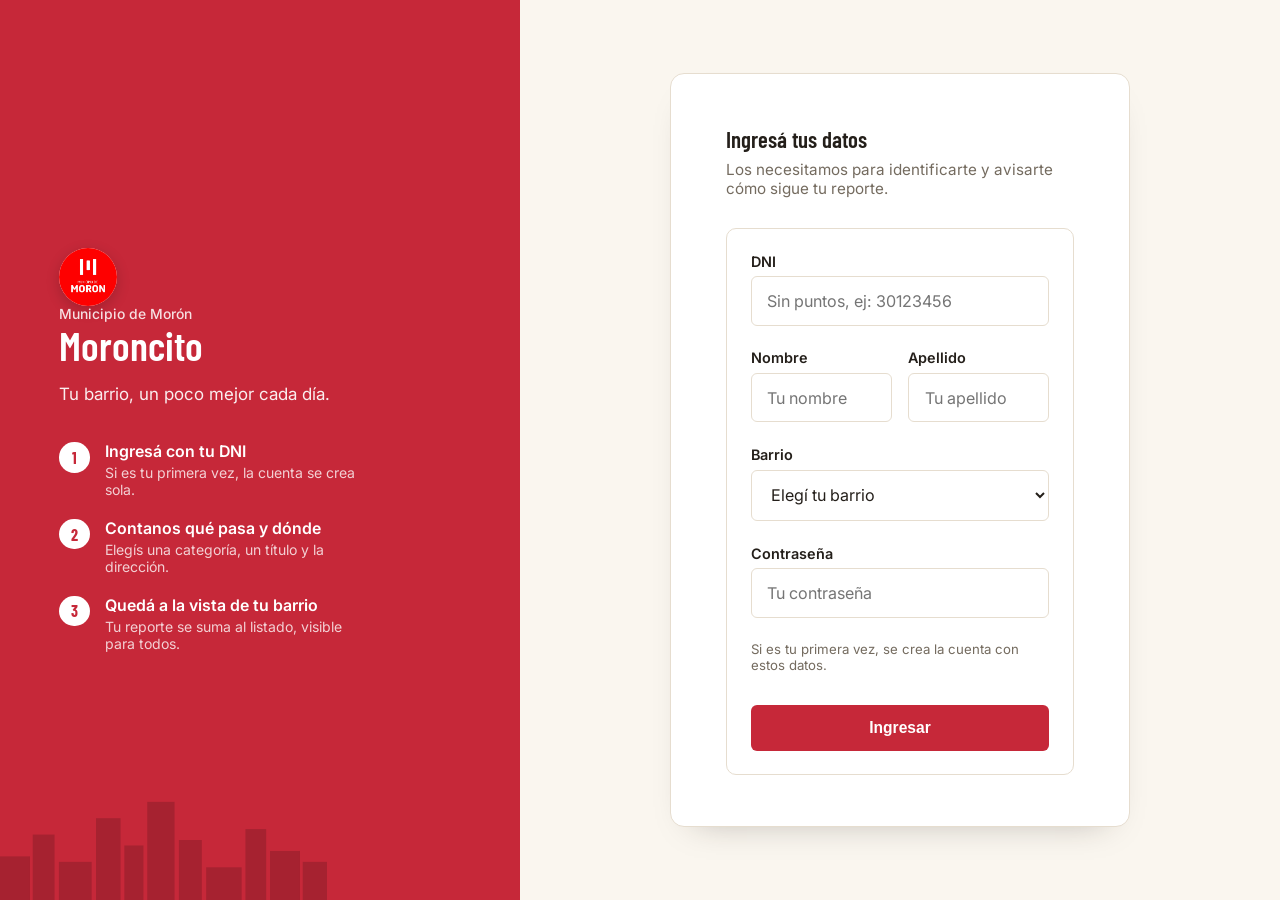
<file: main/front/index.html>
<!DOCTYPE html>
<html lang="es">
<head>
<meta charset="UTF-8">
<meta name="viewport" content="width=device-width, initial-scale=1, viewport-fit=cover">
<title>Moroncito · Reportar incidencias</title>
<link rel="icon" type="image/png" href="./img/icono_moron.webp">
<link rel="preconnect" href="https://fonts.googleapis.com">
<link href="https://fonts.googleapis.com/css2?family=Barlow+Condensed:wght@500;600;700&family=Inter:wght@400;500;600&display=swap" rel="stylesheet">
<link rel="stylesheet" href="style.css">
</head>
<body class="app-view">

<svg style="display:none" aria-hidden="true">
  <symbol id="icon-bulb" viewBox="0 0 24 24"><path d="M9 18h6M10 21h4M12 3a6 6 0 0 0-3.5 10.9c.6.45 1 .96 1.1 1.6h4.8c.1-.64.5-1.15 1.1-1.6A6 6 0 0 0 12 3Z"/></symbol>
  <symbol id="icon-road" viewBox="0 0 24 24"><path d="M9 3 4 21M15 3l5 18M12 8v2M12 13v2M12 18v1"/></symbol>
  <symbol id="icon-leaf" viewBox="0 0 24 24"><path d="M20 4C10 4 4 10 4 18c8 0 14-6 14-14ZM8 18c2-4 5-7 9-9"/></symbol>
  <symbol id="icon-megaphone" viewBox="0 0 24 24"><path d="M3 10v4a2 2 0 0 0 2 2h1l2 5h2l-1.6-5H12l7 4V6l-7 4H5a2 2 0 0 0-2 2Z"/></symbol>
  <symbol id="icon-tree" viewBox="0 0 24 24"><path d="M12 3 7 11h3l-4 6h5v4h2v-4h5l-4-6h3Z"/></symbol>
  <symbol id="icon-drop" viewBox="0 0 24 24"><path d="M12 3s7 7.6 7 12a7 7 0 1 1-14 0c0-4.4 7-12 7-12Z"/></symbol>
  <symbol id="icon-shield" viewBox="0 0 24 24"><path d="M12 3l7 3v6c0 5-3.5 8-7 9-3.5-1-7-4-7-9V6Z"/></symbol>
  <symbol id="icon-clipboard" viewBox="0 0 24 24"><path d="M9 4h6v2H9zM6 6h12v14H6zM9 12l2 2 4-4"/></symbol>
</svg>

<header>
  <div class="wrap">
    <div class="badge"><img src="img/MdM.jpg" alt="Logo Municipio de Morón"></div>
    <div>
      <h1>Moroncito</h1>
      <p>Municipio de Morón · Reporte de incidencias urbanas</p>
    </div>
    <div class="sesion" id="sesion"></div>
  </div>
</header>

<section class="hero">
  <div class="wrap">
    <h2>Contanos qué pasa en tu cuadra.</h2>
    <p>Alumbrado apagado, un pozo en la vereda, ruidos molestos o cualquier problema del espacio público: dejá el reporte acá y quedará listado para el municipio.</p>
    <a href="#form-reporte" class="cta">Reportar una incidencia</a>
  </div>
</section>

<div class="linea"></div>

<section class="bloque" id="form-reporte">
  <div class="wrap">
    <h3>Nueva incidencia</h3>
    <p class="sub">Elegí el tipo de problema y contanos dónde está.</p>

    <form id="formIncidencia" novalidate>
      <div class="campo">
        <label id="lblCat">Tipo de incidencia</label>
        <div class="categorias" id="categorias" role="radiogroup" aria-labelledby="lblCat"></div>
        <p class="error" id="errCat">Elegí un tipo de incidencia.</p>
      </div>

      <div class="campo">
        <label for="titulo">Título breve</label>
        <input type="text" id="titulo" maxlength="80" placeholder="Ej: Foco quemado en la esquina">
        <p class="error" id="errTitulo">Escribí un título.</p>
      </div>

      <div class="campo">
        <label for="direccion">Ubicación</label>
        <input type="text" id="direccion" placeholder="Calle, altura o entre calles">
        <p class="error" id="errDireccion">Indicá la ubicación.</p>
      </div>

      <div class="campo">
        <label for="detalle">Descripción <span class="opt">(opcional)</span></label>
        <textarea id="detalle" placeholder="Sumá cualquier detalle que ayude"></textarea>
      </div>

      <button type="submit" class="btn-enviar">Enviar reporte</button>
      <p class="aviso" id="aviso"></p>
    </form>
  </div>
</section>

<div class="linea"></div>

<section class="bloque reportes-bloque">
  <div class="wrap">
    <div class="reportes-encabezado">
      <div>
        <h3>Reportes recientes</h3>
        <p class="sub">Visibles para todo tu barrio.</p>
      </div>
      <p class="reportes-resumen" id="resumen"></p>
    </div>

    <div class="reportes-controles">
      <input type="search" id="buscador" placeholder="Buscar por título o dirección…" aria-label="Buscar reportes">
      <div class="filtros" id="filtrosCategoria" role="group" aria-label="Filtrar por categoría"></div>
    </div>

    <ul class="lista" id="lista"></ul>
  </div>
</section>

<footer>
  <p>&copy; Municipio de Morón 2026 · Todos los derechos reservados</p>
</footer>

<script src="script.js"></script>
</body>
</html>
</file>
<file: main/front/style.css>
:root{
  --noche:#241F1A; --lienzo:#FFFFFF; --papel:#FAF6EF; --panel:#FFFFFF;
  --ambar:#C62839; --ambar-oscuro:#9E1F2C; --verde:#2F7A55; --alerta:#9A2130; --piedra:#746B5F; --linea:#E6DDCF;
  --font-h:'Barlow Condensed',system-ui,sans-serif;
  --font-b:'Inter',system-ui,sans-serif;
}
*{box-sizing:border-box}
html{scroll-behavior:smooth; height:100%; font-size:106%}
@media (prefers-reduced-motion: reduce){html{scroll-behavior:auto}*{transition-duration:.001ms!important}}
body{margin:0;min-height:100%;font-family:var(--font-b);color:var(--noche);background:var(--papel);
  padding-top:env(safe-area-inset-top,0);padding-bottom:env(safe-area-inset-bottom,0)}
h1,h2,h3{font-family:var(--font-h);font-weight:600;margin:0}
p{margin:0}
a{color:inherit}
.wrap{max-width:840px;margin:0 auto;padding:0 1.25rem}

header{background:var(--noche);color:var(--lienzo);padding:1.1rem 0}
header .wrap{display:flex;align-items:center;gap:.8rem}
.sesion{margin-left:auto;text-align:right;font-size:.78rem;color:#CBC2B6;display:flex;flex-direction:column;gap:.25rem;align-items:flex-end}
.sesion button{background:none;border:1px solid #4A423A;color:#CBC2B6;font-size:.72rem;
  padding:.25rem .6rem;border-radius:999px;cursor:pointer}
.sesion button:hover{border-color:var(--ambar);color:var(--lienzo)}
.badge{width:50px;height:50px;border-radius:50%;background:var(--ambar);overflow:hidden;flex-shrink:0}
.badge img{width:100%;height:100%;object-fit:cover;object-position:center 28%}
header h1{font-size:1.6rem;line-height:1}
header p{font-size:.78rem;color:#CBC2B6;margin-top:.15rem}

/* ---------- Login: panel institucional + formulario ---------- */
.login-view{min-height:100vh;display:flex;flex-direction:column;background:var(--papel)}

.login-brand{
  background:var(--ambar);color:var(--lienzo);position:relative;overflow:hidden;
  padding:2.25rem 1.5rem 2rem;display:flex;flex-direction:column;align-items:center;text-align:center;gap:.6rem;
}
.login-emblem{width:58px;height:58px;border-radius:50%;background:var(--lienzo);flex-shrink:0;
  display:flex;align-items:center;justify-content:center;overflow:hidden;box-shadow:0 4px 14px rgba(0,0,0,.18)}
.login-emblem img{width:100%;height:100%;object-fit:cover;object-position:center 28%}
.login-eyebrow{font-size:.82rem;color:rgba(255,255,255,.85);font-weight:500}
.login-brand h1{font-size:clamp(2rem,7vw,2.4rem);color:var(--lienzo);line-height:1;margin-top:-.1rem}
.login-tagline{color:rgba(255,255,255,.92);font-size:.95rem;max-width:34ch;margin-top:.15rem}

.pasos{display:none}
.login-skyline{display:none}

.login-card{
  background:var(--panel);border:1px solid var(--linea);border-radius:14px;
  padding:2.25rem 1.5rem;width:100%;max-width:460px;margin:-1.25rem auto 2rem;
  box-shadow:0 16px 34px -24px rgba(36,31,26,.35);position:relative;z-index:1;
}
.login-card-title{font-size:1.35rem}
.login-card-sub{color:var(--piedra);font-size:.9rem;margin-top:.45rem;margin-bottom:1.75rem;max-width:40ch}
.login-card form{text-align:left}
.login-card .campo{margin-bottom:1.4rem}
.login-card .campo label{font-size:.85rem}
.login-btn{width:100%;margin-top:.6rem;padding:.9rem 1.5rem}
.login-nota{font-size:.78rem;color:var(--piedra);margin:0 0 1.3rem}

@media (min-width:900px){
  .login-view{flex-direction:row;align-items:stretch}
  .login-brand{
    flex:0 0 44%;max-width:520px;padding:4rem 3.5rem;align-items:flex-start;text-align:left;
    justify-content:center;gap:0;
  }
  .login-eyebrow{margin-bottom:.3rem}
  .login-brand h1{margin-bottom:.9rem}
  .login-tagline{max-width:30ch;font-size:1rem}
  .pasos{list-style:none;margin:2.25rem 0 0;padding:0;display:flex;flex-direction:column;gap:1.2rem;max-width:32ch}
  .pasos li{display:flex;gap:.9rem;align-items:flex-start}
  .paso-num{flex-shrink:0;width:1.8rem;height:1.8rem;border-radius:50%;background:var(--lienzo);
    color:var(--ambar);font-family:var(--font-h);font-weight:700;font-size:.95rem;
    display:flex;align-items:center;justify-content:center}
  .pasos strong{display:block;color:var(--lienzo);font-size:.94rem;font-weight:600}
  .pasos p{color:rgba(255,255,255,.78);font-size:.83rem;margin-top:.2rem;max-width:30ch}
  .login-skyline{display:block;position:absolute;left:0;right:0;bottom:0;height:120px;
    fill:rgba(0,0,0,.16);z-index:0;pointer-events:none}

  .login-card{flex:1;align-self:center;margin:2rem auto;padding:3rem 3.25rem}
}

body.app-view{
  background-color:var(--papel);
  background-image:radial-gradient(var(--linea) 1px, transparent 1px);
  background-size:22px 22px;
}

.hero{padding:2.8rem 0 2rem}
.hero h2{font-size:clamp(1.7rem,4.5vw,2.3rem);line-height:1.2;max-width:26ch}
.hero p{margin-top:.9rem;color:var(--piedra);max-width:52ch;font-size:1.02rem}
.hero a.cta{display:inline-block;margin-top:1.4rem;background:var(--ambar);color:var(--lienzo);
  padding:.75rem 1.4rem;border-radius:6px;font-weight:600;font-size:.92rem}

.linea{height:1px;background:var(--linea);max-width:840px;margin:0 auto}

section.bloque{padding:2.2rem 0}
.bloque h3{font-size:1.4rem;margin-bottom:.3rem}
.bloque .sub{color:var(--piedra);font-size:.92rem;margin-bottom:1.3rem}

.categorias{display:flex;flex-wrap:wrap;gap:.5rem;margin-bottom:1.3rem}
.cat-pill{display:inline-flex}
.cat-pill input{position:absolute;opacity:0;pointer-events:none}
.cat-pill label{cursor:pointer;padding:.5rem .95rem;border:1px solid var(--linea);border-radius:999px;
  font-size:.85rem;color:var(--noche);background:var(--panel)}
.cat-pill input:checked + label{background:var(--ambar);color:var(--lienzo);border-color:var(--ambar)}
.cat-pill input:focus-visible + label{outline:2px solid var(--ambar);outline-offset:2px}

form{background:var(--panel);border:1px solid var(--linea);border-radius:10px;padding:1.4rem}
.campo{margin-bottom:1.1rem}
.campo label{display:block;font-size:.85rem;font-weight:600;margin-bottom:.4rem}
.campo .opt{font-weight:400;color:var(--piedra)}
input[type=text],input[type=password],textarea{width:100%;font-family:var(--font-b);font-size:.95rem;padding:.8rem .9rem;
  border:1px solid var(--linea);border-radius:6px;background:#fff;color:var(--noche)}
select{width:100%;font-family:var(--font-b);font-size:.95rem;padding:.8rem .9rem;
  border:1px solid var(--linea);border-radius:6px;background:#fff;color:var(--noche)}
select:invalid{color:var(--piedra)}
input:focus-visible,select:focus-visible,textarea:focus-visible{outline:2px solid var(--ambar);outline-offset:1px}
textarea{resize:vertical;min-height:5.5rem}
.fila{display:grid;grid-template-columns:1fr 1fr;gap:1rem}
@media (max-width:560px){.fila{grid-template-columns:1fr}}
.btn-enviar{background:var(--ambar);color:var(--lienzo);border:none;padding:.8rem 1.5rem;
  border-radius:6px;font-weight:600;font-size:.92rem;cursor:pointer}
.btn-enviar:hover{background:var(--ambar-oscuro)}
.btn-enviar:focus-visible{outline:2px solid var(--noche);outline-offset:2px}
.error{color:var(--alerta);font-size:.82rem;margin-top:.35rem;display:none}
.aviso{display:none;margin-top:1rem;padding:.85rem 1rem;border-radius:6px;background:#EAF1EC;
  border:1px solid var(--verde);color:#1F3A31;font-size:.9rem}

.reportes-encabezado{display:flex;justify-content:space-between;align-items:flex-end;gap:1rem;flex-wrap:wrap;margin-bottom:1.1rem}
.reportes-resumen{font-size:.85rem;color:var(--piedra);background:var(--panel);border:1px solid var(--linea);
  padding:.5rem .9rem;border-radius:999px;white-space:nowrap}
.reportes-controles{display:flex;flex-direction:column;gap:.7rem;margin-bottom:1.2rem}
#buscador{width:100%;font-family:var(--font-b);font-size:.92rem;padding:.7rem .9rem;
  border:1px solid var(--linea);border-radius:6px;background:var(--panel);color:var(--noche)}
#buscador:focus-visible{outline:2px solid var(--ambar);outline-offset:1px}
.filtros{display:flex;flex-wrap:wrap;gap:.45rem}
.chip-filtro{font-family:var(--font-b);font-size:.8rem;padding:.4rem .85rem;border-radius:999px;
  border:1px solid var(--linea);background:var(--panel);color:var(--piedra);cursor:pointer}
.chip-filtro:hover{border-color:var(--ambar);color:var(--noche)}
.chip-filtro.activo{background:var(--noche);color:var(--lienzo);border-color:var(--noche)}

.lista{list-style:none;margin:0;padding:0;display:flex;flex-direction:column;gap:.7rem}
.item{background:var(--panel);border:1px solid var(--linea);border-radius:8px;overflow:hidden}
.item-top{all:revert;box-sizing:border-box;display:flex;align-items:center;gap:.85rem;width:100%;
  background:none;border:none;padding:.9rem 1.1rem;font-family:var(--font-b);color:var(--noche);
  text-align:left;cursor:pointer}
.item-icono{flex-shrink:0;width:2.2rem;height:2.2rem;border-radius:50%;background:#F1ECE1;
  color:var(--ambar);display:flex;align-items:center;justify-content:center}
.item-icono svg{width:1.15rem;height:1.15rem;fill:none;stroke:currentColor;stroke-width:1.7;
  stroke-linecap:round;stroke-linejoin:round}
.item-texto{flex:1;min-width:0;display:flex;flex-direction:column;gap:.15rem}
.item-titulo{font-size:.98rem;font-weight:600}
.tag{font-size:.7rem;text-transform:uppercase;letter-spacing:.03em;color:var(--piedra)}
.estado{font-size:.72rem;padding:.2rem .55rem;border-radius:999px;background:#F1ECE1;color:#4A423A;
  white-space:nowrap;flex-shrink:0}
.item .meta{font-size:.78rem;color:#948B7E}
.item-chevron{font-size:1.3rem;color:var(--piedra);flex-shrink:0;transition:transform .15s ease}
.item.abierto .item-chevron{transform:rotate(90deg);color:var(--ambar)}
.item-detalle{display:none;padding:0 1.1rem 1rem calc(1.1rem + 2.2rem + .85rem)}
.item.abierto .item-detalle{display:block}
.item-detalle p{color:var(--piedra);font-size:.88rem}
.vacio{color:var(--piedra);font-size:.92rem;font-style:italic}

footer{background:var(--ambar);color:#FDEAEC;text-align:center;padding:1.6rem 1rem;font-size:.8rem;margin-top:1rem}
</file>
